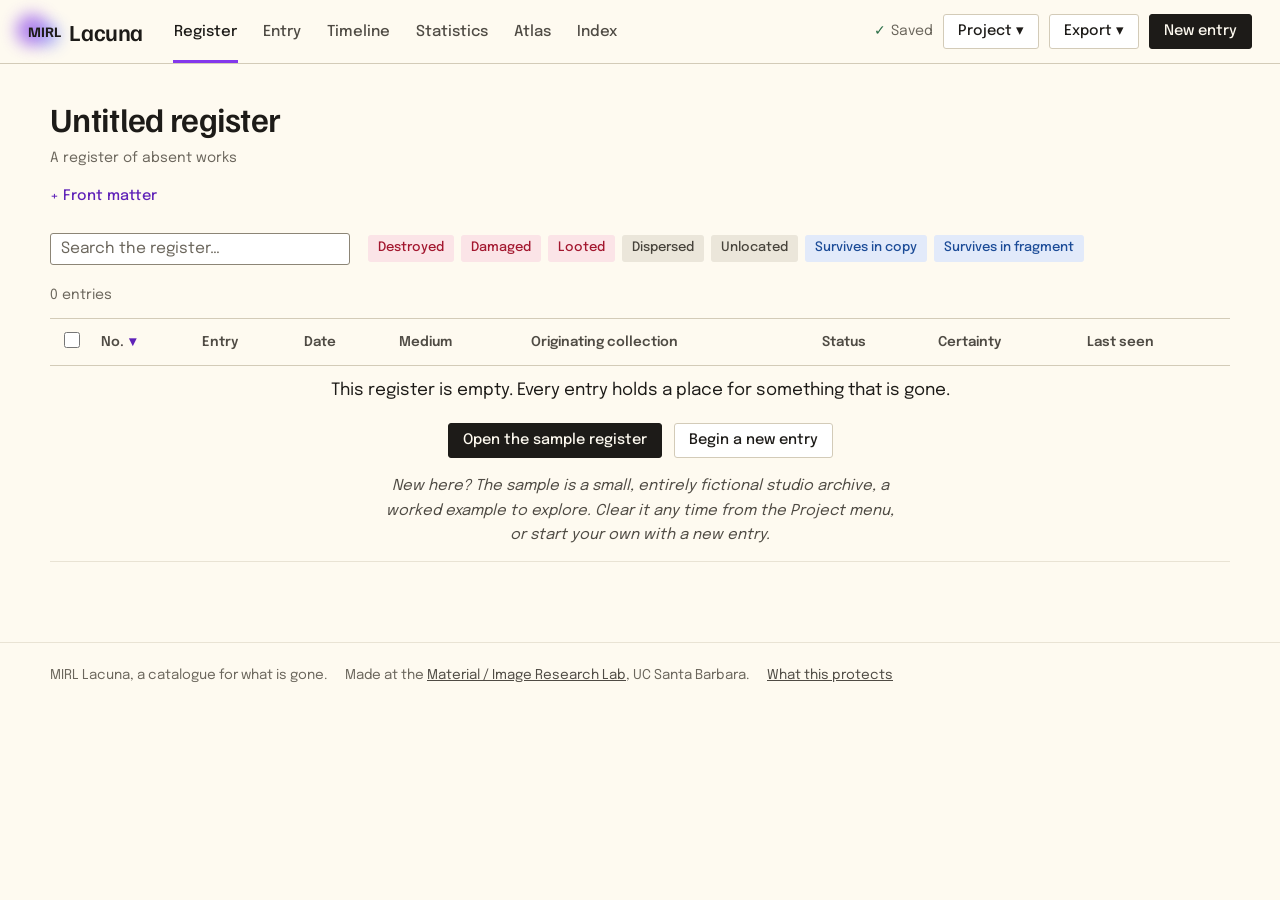
<file: index.html>
<!doctype html>
<html lang="en">
<head>
<meta charset="utf-8">
<meta name="viewport" content="width=device-width, initial-scale=1">
<title>MIRL Lacuna · a catalogue of an absent archive</title>
<meta name="description" content="A local-first catalogue for archives that no longer exist: destroyed, looted, dispersed, and unlocated works, recorded with evidence, consent states, and dignity. A no-build tool from the Material / Image Research Lab, UCSB.">
<link rel="stylesheet" href="css/style.css">
</head>
<body>

<a class="skip-link" href="#main">Skip to the register</a>

<nav class="folio" aria-label="MIRL Lacuna">
  <div class="brand" role="img" aria-label="MIRL Lacuna"><span class="bleed" aria-hidden="true"></span><b aria-hidden="true">MIRL</b><span class="tool" aria-hidden="true">Lacuna</span></div>
  <div class="views">
    <button class="view on" data-view="register">Register</button>
    <button class="view" data-view="entry">Entry</button>
    <button class="view" data-view="timeline">Timeline</button>
    <button class="view" data-view="statistics">Statistics</button>
    <button class="view" data-view="atlas">Atlas</button>
    <button class="view" data-view="index">Index</button>
  </div>
  <div class="tools">
    <span class="save-state" id="save-state" aria-live="polite" title="Your work autosaves in this browser"></span>
    <div class="menu-wrap">
      <button class="btn" id="project-btn">Project &#9662;</button>
      <div class="menu hidden" id="project-menu">
        <button data-act="save">Save project (.json)<small>your full working file; restricted evidence stays in it</small></button>
        <button data-act="open">Open project (.json)</button>
        <button data-act="disk" id="disk-item">Keep the file on disk<small>save continuously to a .json you choose, alongside the browser autosave</small></button>
        <button data-act="lock" id="lock-item">Lock this register<small>a passphrase encrypts the file at rest; exports stay plain</small></button>
        <button data-act="forget">Forget on this device<small>leave a shared machine clean: clear this browser's copy of the register</small></button>
        <hr>
        <button data-act="sources">Sources and narrators<small>the people the register rests on; aliases publish, identities never do</small></button>
        <hr>
        <button data-act="csv">Import entries (.csv)<small>an old inventory becomes draft entries, held back until published</small></button>
        <button data-act="merge">Merge a project (.json)<small>a colleague's register, reconciled entry by entry</small></button>
        <button data-act="fixity">Check evidence files<small>verify files against their recorded sha-256 fingerprints</small></button>
        <hr>
        <button data-act="new">New register<small>start empty</small></button>
        <button data-act="sample">Open the sample register<small>a fictional studio archive, for trying things</small></button>
        <hr>
        <button data-act="protects">What this protects<small>where your data lives, what the lock covers, and where it ends</small></button>
      </div>
    </div>
    <div class="menu-wrap">
      <button class="btn" id="export-btn">Export &#9662;</button>
      <div class="menu hidden" id="export-menu">
        <button data-act="aid">Finding aid (.html)<small>one self-contained page: register, notices, atlas</small></button>
        <button data-act="book">Print as a memorial book<small>a cover leaf, one notice per page, the register and index as appendices</small></button>
        <button data-act="notice">Notice for circulation (print)<small>the open entry as a one-page appeal: last seen, whom to tell</small></button>
        <button data-act="csv">Register as spreadsheet (.csv)</button>
        <button data-act="json">Public data (.json)</button>
        <button data-act="geojson">Places as GeoJSON (.geojson)<small>publishable located places, for QGIS or a web map</small></button>
        <hr>
        <button data-act="print">Print this view</button>
      </div>
    </div>
    <button class="btn primary" id="new-entry-btn" title="Open a new entry in the register">New entry</button>
  </div>
</nav>

<main id="main" tabindex="-1">
  <section class="view" id="view-register"></section>
  <section class="view hidden" id="view-entry"></section>
  <section class="view hidden" id="view-timeline"></section>
  <section class="view hidden" id="view-statistics"></section>
  <section class="view hidden" id="view-atlas"></section>
  <section class="view hidden" id="view-index"></section>
</main>

<footer class="app-foot"><div class="in">
  <span>MIRL Lacuna, a catalogue for what is gone.</span>
  <span>Made at the <a href="https://mirl.arthistory.ucsb.edu" target="_blank" rel="noopener">Material / Image Research Lab</a>, UC Santa Barbara.</span>
  <a href="protection.html">What this protects</a>
</div></footer>

<div class="toast" id="toast"></div>
<input type="file" id="file-input" class="sr">
<input type="file" id="project-input" accept="application/json,.json" class="sr">
<input type="file" id="csv-input" accept=".csv,text/csv" class="sr">
<input type="file" id="merge-input" accept="application/json,.json" class="sr">
<input type="file" id="fixity-input" multiple class="sr">

<script src="vendor/openseadragon.min.js"></script>
<script src="vendor/land.js"></script>
<script src="vendor/gazetteer.js"></script>
<script src="samples/sample-data.js"></script>
<script src="js/model.js"></script>
<script src="js/geocode.js"></script>
<script src="js/citation.js"></script>
<script src="js/register.js"></script>
<script src="js/record.js"></script>
<script src="js/timeline.js"></script>
<script src="js/stats.js"></script>
<script src="js/atlas.js"></script>
<script src="js/indexes.js"></script>
<script src="js/importers.js"></script>
<script src="js/exporters.js"></script>
<script src="js/app.js"></script>
</body>
</html>
</file>
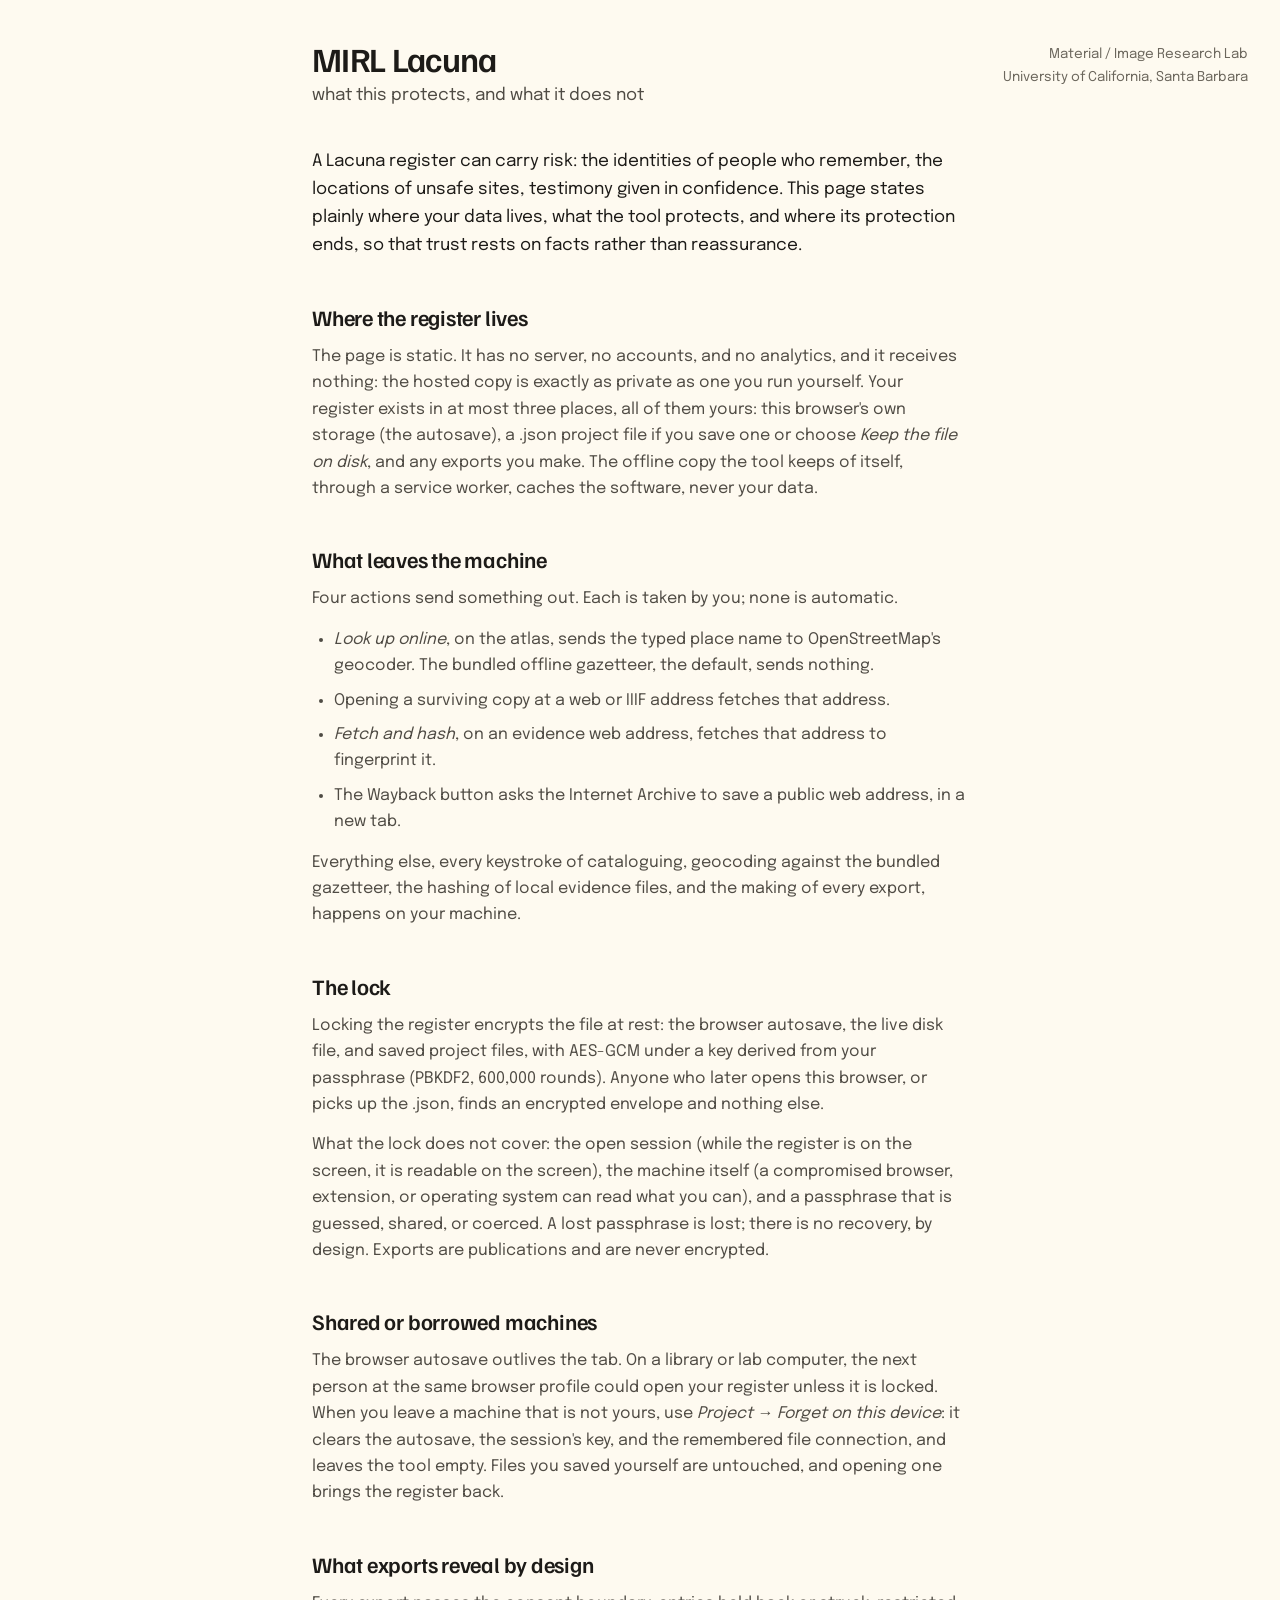
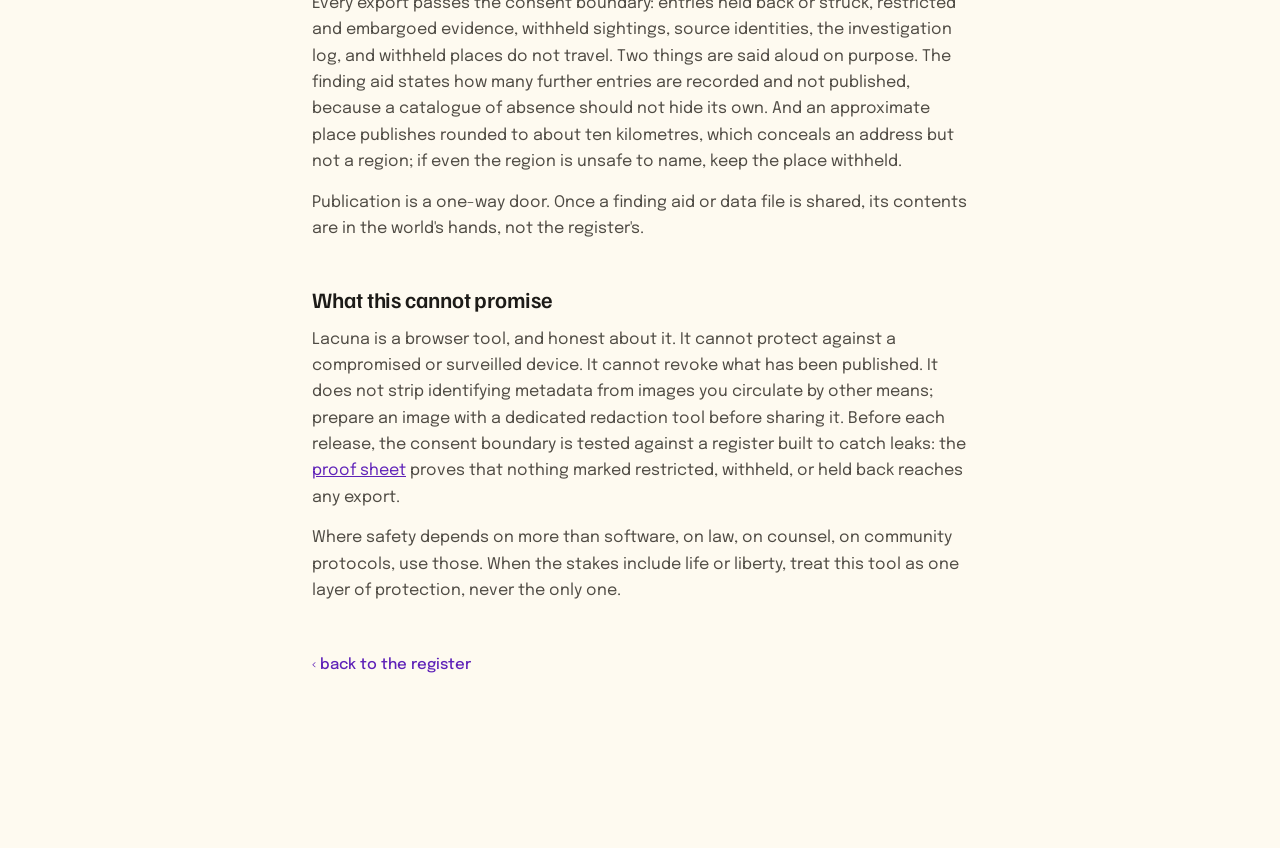
<file: protection.html>
<!doctype html>
<html lang="en">
<head>
<meta charset="utf-8">
<meta name="viewport" content="width=device-width, initial-scale=1">
<title>MIRL Lacuna · what this protects</title>
<meta name="description" content="Where a Lacuna register lives, what the passphrase lock covers, what leaves the machine, and where the tool's protection ends.">
<link rel="stylesheet" href="css/style.css">
<style>
  header.app .plate { max-width: 656px; }
  .prot { max-width: 720px; margin: 0 auto; padding: 32px 32px 90px; }
  .prot h2 { font-family: var(--display); font-weight: 600; font-size: 22px; letter-spacing: -0.01em; margin: 40px 0 10px; }
  .prot p { font-size: 16px; line-height: 1.65; color: var(--ink-2); margin: 0 0 14px; }
  .prot ul { margin: 0 0 14px; padding-left: 22px; }
  .prot li { font-size: 16px; line-height: 1.65; color: var(--ink-2); margin-bottom: 8px; }
  .prot .lede { font-size: 17px; color: var(--ink); }
  .prot a { color: var(--key-ink); }
  .prot .backline { margin-top: 50px; font-size: 15px; font-weight: 500; }
  .prot .backline a { color: var(--key-ink); text-decoration: none; }
  .prot .backline a:hover { text-decoration: underline; text-underline-offset: 3px; }
</style>
</head>
<body>

<header class="app">
  <div class="plate">
    <h1>MIRL&nbsp;Lacuna</h1>
    <span class="tag">what this protects, and what it does not</span>
  </div>
  <a class="lab" href="https://mirl.arthistory.ucsb.edu" target="_blank" rel="noopener">Material&nbsp;/&nbsp;Image Research Lab<span class="uni">University of California, Santa&nbsp;Barbara</span></a>
</header>

<main>
  <div class="prot">
    <p class="lede">A Lacuna register can carry risk: the identities of people who
    remember, the locations of unsafe sites, testimony given in confidence. This
    page states plainly where your data lives, what the tool protects, and where
    its protection ends, so that trust rests on facts rather than reassurance.</p>

    <h2>Where the register lives</h2>
    <p>The page is static. It has no server, no accounts, and no analytics, and
    it receives nothing: the hosted copy is exactly as private as one you run
    yourself. Your register exists in at most three places, all of them yours:
    this browser's own storage (the autosave), a .json project file if you save
    one or choose <em>Keep the file on disk</em>, and any exports you make. The
    offline copy the tool keeps of itself, through a service worker, caches the
    software, never your data.</p>

    <h2>What leaves the machine</h2>
    <p>Four actions send something out. Each is taken by you; none is automatic.</p>
    <ul>
      <li><em>Look up online</em>, on the atlas, sends the typed place name to
      OpenStreetMap's geocoder. The bundled offline gazetteer, the default,
      sends nothing.</li>
      <li>Opening a surviving copy at a web or IIIF address fetches that
      address.</li>
      <li><em>Fetch and hash</em>, on an evidence web address, fetches that
      address to fingerprint it.</li>
      <li>The Wayback button asks the Internet Archive to save a public web
      address, in a new tab.</li>
    </ul>
    <p>Everything else, every keystroke of cataloguing, geocoding against the
    bundled gazetteer, the hashing of local evidence files, and the making of
    every export, happens on your machine.</p>

    <h2>The lock</h2>
    <p>Locking the register encrypts the file at rest: the browser autosave,
    the live disk file, and saved project files, with AES-GCM under a key
    derived from your passphrase (PBKDF2, 600,000 rounds). Anyone who later
    opens this browser, or picks up the .json, finds an encrypted envelope and
    nothing else.</p>
    <p>What the lock does not cover: the open session (while the register is on
    the screen, it is readable on the screen), the machine itself (a compromised
    browser, extension, or operating system can read what you can), and a
    passphrase that is guessed, shared, or coerced. A lost passphrase is lost;
    there is no recovery, by design. Exports are publications and are never
    encrypted.</p>

    <h2>Shared or borrowed machines</h2>
    <p>The browser autosave outlives the tab. On a library or lab computer, the
    next person at the same browser profile could open your register unless it
    is locked. When you leave a machine that is not yours, use
    <em>Project&nbsp;→ Forget on this device</em>: it clears the autosave, the
    session's key, and the remembered file connection, and leaves the tool
    empty. Files you saved yourself are untouched, and opening one brings the
    register back.</p>

    <h2>What exports reveal by design</h2>
    <p>Every export passes the consent boundary: entries held back or struck,
    restricted and embargoed evidence, withheld sightings, source identities,
    the investigation log, and withheld places do not travel. Two things are
    said aloud on purpose. The finding aid states how many further entries are
    recorded and not published, because a catalogue of absence should not hide
    its own. And an approximate place publishes rounded to about ten
    kilometres, which conceals an address but not a region; if even the region
    is unsafe to name, keep the place withheld.</p>
    <p>Publication is a one-way door. Once a finding aid or data file is
    shared, its contents are in the world's hands, not the register's.</p>

    <h2>What this cannot promise</h2>
    <p>Lacuna is a browser tool, and honest about it. It cannot protect
    against a compromised or surveilled device. It cannot revoke what has been
    published. It does not strip identifying metadata from images you
    circulate by other means; prepare an image with a dedicated redaction tool
    before sharing it. Before each release, the consent boundary is tested
    against a register built to catch leaks: the
    <a href="tests.html">proof sheet</a> proves that nothing marked restricted,
    withheld, or held back reaches any export.</p>
    <p>Where safety depends on more than software, on law, on counsel, on
    community protocols, use those. When the stakes include life or liberty,
    treat this tool as one layer of protection, never the only one.</p>

    <div class="backline"><a href="index.html">‹ back to the register</a></div>
  </div>
</main>

</body>
</html>
</file>
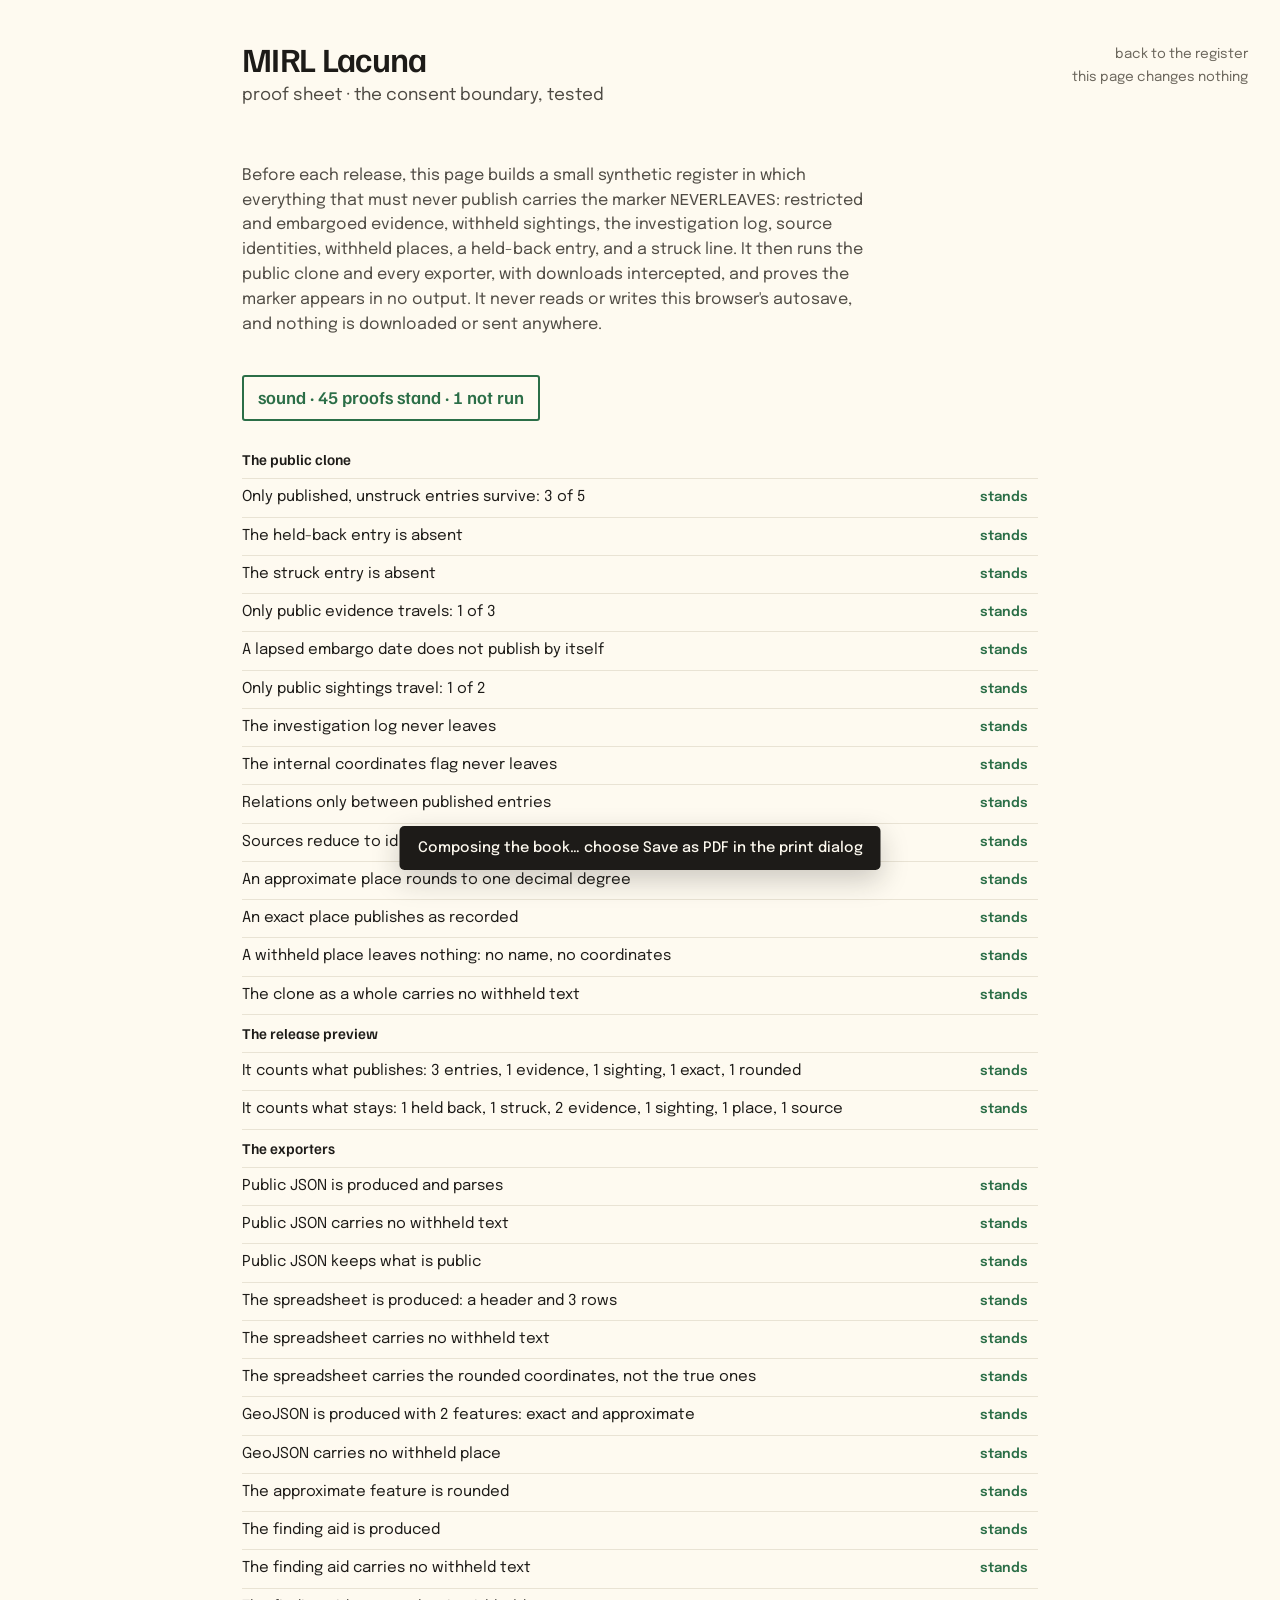
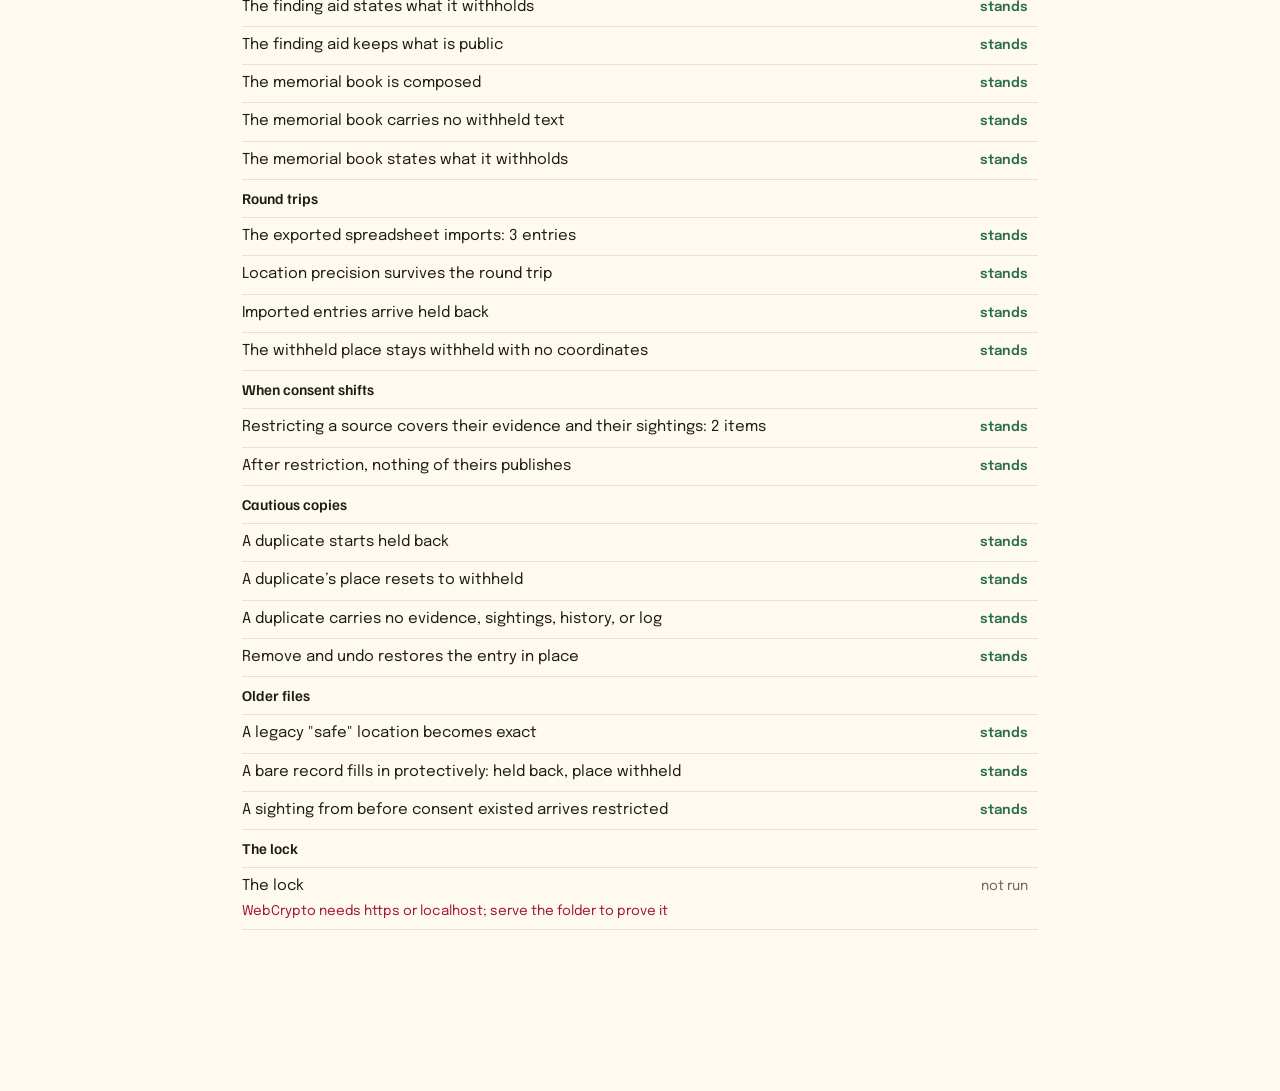
<file: tests.html>
<!doctype html>
<html lang="en">
<head>
<meta charset="utf-8">
<meta name="viewport" content="width=device-width, initial-scale=1">
<title>MIRL Lacuna · proof sheet</title>
<meta name="robots" content="noindex">
<link rel="stylesheet" href="css/style.css">
<style>
  header.app .plate { max-width: 796px; }
  .proof-sheet { max-width: 860px; margin: 0 auto; padding: 32px 32px 80px; }
  .proof-sheet h2 { font-family: var(--display); font-weight: 600; letter-spacing: -0.01em; margin: 34px 0 6px; font-size: 22px; }
  .proof-intro { color: var(--ink-2); max-width: 640px; }
  .verdict { display: inline-block; margin: 22px 0 6px; padding: 7px 14px; border: 2px solid var(--ok); border-radius: 3px; color: var(--ok); font-family: var(--display); font-size: 18px; font-weight: 600; }
  .verdict.bad { border-color: var(--loss); color: var(--loss); }
  table.proofs { width: 100%; border-collapse: collapse; margin-top: 14px; }
  table.proofs td { border-bottom: 1px solid var(--line, #ddd); padding: 7px 10px 7px 0; font-size: 15px; vertical-align: baseline; }
  table.proofs td.v { font-size: 13.5px; font-weight: 600; width: 74px; text-align: right; white-space: nowrap; }
  table.proofs td.v.ok { color: var(--ok); }
  table.proofs td.v.bad { color: var(--loss); }
  table.proofs td.v.skip { color: var(--ink-3); font-weight: 400; }
  table.proofs .detail { display: block; color: var(--loss); font-size: 13.5px; margin-top: 2px; }
  .proof-sect { font-family: var(--display); font-size: 17px; font-weight: 600; color: var(--ink); padding-top: 24px; }
</style>
</head>
<body>

<header class="app">
  <div class="plate">
    <h1>MIRL&nbsp;Lacuna</h1>
    <span class="tag">proof sheet · the consent boundary, tested</span>
  </div>
  <a class="lab" href="index.html">back to the register<span class="uni">this page changes nothing</span></a>
</header>

<main>
  <div class="proof-sheet">
    <p class="proof-intro">Before each release, this page builds a small synthetic
    register in which everything that must never publish carries the marker
    <code>NEVERLEAVES</code>: restricted and embargoed evidence, withheld
    sightings, the investigation log, source identities, withheld places, a
    held-back entry, and a struck line. It then runs the public clone and every
    exporter, with downloads intercepted, and proves the marker appears in no
    output. It never reads or writes this browser's autosave, and nothing is
    downloaded or sent anywhere.</p>
    <div id="verdict"></div>
    <div id="results"></div>
  </div>
</main>

<div class="toast" id="toast"></div>

<script src="vendor/land.js"></script>
<script src="js/model.js"></script>
<script src="js/citation.js"></script>
<script src="js/register.js"></script>
<script src="js/record.js"></script>
<script src="js/timeline.js"></script>
<script src="js/stats.js"></script>
<script src="js/atlas.js"></script>
<script src="js/indexes.js"></script>
<script src="js/importers.js"></script>
<script src="js/exporters.js"></script>
<script>
(async function () {
  'use strict';
  const NEEDLE = 'NEVERLEAVES';
  const results = [];
  let section = '';
  function sect(name) { section = name; results.push({ section: name }); }
  function assert(name, cond, detail) { results.push({ name, ok: !!cond, detail: cond ? '' : (detail || '') }); }
  function skip(name, why) { results.push({ name, skipped: true, detail: why }); }
  const clean = text => !String(text).includes(NEEDLE);

  /* ---------- the synthetic register ---------- */
  const FIXTURE = {
    format: 'mirl-lacuna', version: 1,
    project: {
      title: 'Invariant proofs', subtitle: '', compiler: 'The proof sheet',
      institution: '', contact: '', note: '', siglum: 'LAC',
      events: [{ id: 'evt-1', name: 'The fire', date: '1976-01-18', place: '', note: '' }],
      sources: [{ id: 'src-1', alias: 'the neighbour', name: NEEDLE + ' identity',
        contact: NEEDLE + ' contact', consent: NEEDLE + ' consent note', note: NEEDLE + ' source note' }],
    },
    records: [
      { id: 'LAC-0001', titles: [{ text: 'Portrait, published', lang: '' }], creator: 'A. Cataloguer',
        status: 'destroyed', certainty: 'attested', publish: true, eventId: 'evt-1',
        location: { place: 'Beirut, published exact', lat: 33.8886, lon: 35.4955, publish: 'exact' },
        _coordsManual: true,
        evidence: [
          { id: 'ev-pub', type: 'photograph', label: 'a public photograph', consent: 'public',
            note: 'public evidence note', sourceId: 'src-1' },
          { id: 'ev-res', type: 'testimony', label: NEEDLE + ' restricted testimony', consent: 'restricted',
            note: NEEDLE + ' restricted note', sourceId: 'src-1' },
          { id: 'ev-emb', type: 'document', label: NEEDLE + ' embargoed document', consent: 'embargoed',
            until: '2020-01-01', note: NEEDLE + ' a lapsed embargo is a prompt, not a switch' },
        ],
        sightings: [
          { id: 'si-pub', date: '2019-05-02', kind: 'seen', bearing: 'supports', place: 'Tripoli',
            note: 'a public sighting', consent: 'public', sourceId: 'src-1' },
          { id: 'si-res', date: '2021-11-30', kind: 'offered for sale', bearing: 'complicates',
            place: NEEDLE + ' place of report', note: NEEDLE + ' withheld sighting', consent: 'restricted' },
        ],
        log: [{ id: 'lg-1', date: '2024-02-14', note: NEEDLE + ' the investigation log' }],
        relations: [{ type: 'related', target: 'LAC-0002' }, { type: 'related', target: 'LAC-0003' },
          { type: 'related', target: 'LAC-0004' }] },
      { id: 'LAC-0002', titles: [{ text: NEEDLE + ' held back', lang: '' }], publish: false, status: 'looted' },
      { id: 'LAC-0003', titles: [{ text: NEEDLE + ' struck line', lang: '' }], publish: true, struck: true, status: 'unlocated' },
      { id: 'LAC-0004', titles: [{ text: 'Album, approximate place', lang: '' }], publish: true, status: 'dispersed',
        location: { place: 'A nearby town', lat: 34.123456, lon: 36.654321, publish: 'approximate' } },
      { id: 'LAC-0005', titles: [{ text: 'Ledger, place withheld', lang: '' }], publish: true, status: 'damaged',
        location: { place: NEEDLE + ' unsafe site', lat: 33.271, lon: 35.203, publish: 'withheld' } },
    ],
  };
  const loadFixture = () => LC.Model.loadData(JSON.parse(JSON.stringify(FIXTURE)));
  const near = (a, b) => typeof a === 'number' && Math.abs(a - b) < 1e-9;

  /* downloads are intercepted, never made; print is a no-op here */
  const captured = {};
  LC.util.download = () => {};
  LC.util.downloadText = (name, text) => { captured[name] = String(text); };
  window.print = () => {};

  try {
    /* ---------- the public clone ---------- */
    sect('The public clone');
    loadFixture();
    const pub = LC.Model.publicClone();
    const byId = id => (pub.records || []).find(r => r.id === id);
    assert('Only published, unstruck entries survive: 3 of 5',
      pub.records.length === 3 && byId('LAC-0001') && byId('LAC-0004') && byId('LAC-0005'),
      'got ' + pub.records.map(r => r.id).join(', '));
    assert('The held-back entry is absent', !byId('LAC-0002'));
    assert('The struck entry is absent', !byId('LAC-0003'));
    const r1 = byId('LAC-0001') || {};
    assert('Only public evidence travels: 1 of 3',
      (r1.evidence || []).length === 1 && r1.evidence[0].consent === 'public');
    assert('A lapsed embargo date does not publish by itself',
      !(r1.evidence || []).some(e => e.id === 'ev-emb'));
    assert('Only public sightings travel: 1 of 2',
      (r1.sightings || []).length === 1 && r1.sightings[0].consent === 'public');
    assert('The investigation log never leaves', (r1.log || []).length === 0);
    assert('The internal coordinates flag never leaves', !('_coordsManual' in r1));
    assert('Relations only between published entries',
      (r1.relations || []).length === 1 && r1.relations[0].target === 'LAC-0004');
    assert('Sources reduce to id and alias alone',
      (pub.project.sources || []).length === 1 &&
      Object.keys(pub.project.sources[0]).sort().join(',') === 'alias,id' &&
      pub.project.sources[0].alias === 'the neighbour');
    const r4 = byId('LAC-0004') || {}, r5 = byId('LAC-0005') || {};
    assert('An approximate place rounds to one decimal degree',
      r4.location && near(r4.location.lat, 34.1) && near(r4.location.lon, 36.7),
      'got ' + JSON.stringify(r4.location));
    assert('An exact place publishes as recorded',
      r1.location && near(r1.location.lat, 33.8886) && near(r1.location.lon, 35.4955));
    assert('A withheld place leaves nothing: no name, no coordinates',
      r5.location && r5.location.place === '' && r5.location.lat === null && r5.location.lon === null);
    assert('The clone as a whole carries no withheld text', clean(JSON.stringify(pub)));

    /* ---------- the release preview's account ---------- */
    sect('The release preview');
    const s = LC.Exporters.releaseSummary();
    assert('It counts what publishes: 3 entries, 1 evidence, 1 sighting, 1 exact, 1 rounded',
      s.total === 5 && s.publishing.entries === 3 && s.publishing.evidence === 1 &&
      s.publishing.sightings === 1 && s.publishing.placesExact === 1 && s.publishing.placesApprox === 1,
      JSON.stringify(s.publishing));
    assert('It counts what stays: 1 held back, 1 struck, 2 evidence, 1 sighting, 1 place, 1 source',
      s.withheld.heldBack === 1 && s.withheld.struck === 1 && s.withheld.evidence === 2 &&
      s.withheld.sightings === 1 && s.withheld.places === 1 && s.withheld.sources === 1,
      JSON.stringify(s.withheld));

    /* ---------- every exporter, swept for the marker ---------- */
    sect('The exporters');
    LC.Exporters.publicJSON();
    const js = captured['invariant-proofs-public.json'];
    assert('Public JSON is produced and parses', !!js && JSON.parse(js).format === 'mirl-lacuna');
    assert('Public JSON carries no withheld text', js && clean(js));
    assert('Public JSON keeps what is public', js && js.includes('public evidence note'));

    LC.Exporters.registerCSV();
    const csv = captured['invariant-proofs-register.csv'];
    const csvRows = csv ? csv.replace(/^\uFEFF/, '').trim().split('\n') : [];
    assert('The spreadsheet is produced: a header and 3 rows', csvRows.length === 4,
      'got ' + csvRows.length + ' lines');
    assert('The spreadsheet carries no withheld text', csv && clean(csv));
    assert('The spreadsheet carries the rounded coordinates, not the true ones',
      csv && csv.includes('34.1') && !csv.includes('34.123456'));

    LC.Exporters.geoJSON();
    const geo = captured['invariant-proofs-places.geojson'];
    const gj = geo ? JSON.parse(geo) : { features: [] };
    assert('GeoJSON is produced with 2 features: exact and approximate',
      gj.features.length === 2, 'got ' + gj.features.length);
    assert('GeoJSON carries no withheld place', geo && clean(geo) &&
      !gj.features.some(f => f.properties.precision === 'withheld'));
    const approxF = gj.features.find(f => f.properties.precision === 'approximate');
    assert('The approximate feature is rounded',
      approxF && near(approxF.geometry.coordinates[0], 36.7) && near(approxF.geometry.coordinates[1], 34.1));

    await LC.Exporters.findingAid();
    const aid = captured['invariant-proofs-finding-aid.html'];
    assert('The finding aid is produced', !!aid && aid.includes('<!doctype html>'));
    assert('The finding aid carries no withheld text', aid && clean(aid));
    assert('The finding aid states what it withholds',
      aid && aid.includes('1 further entry is'));
    assert('The finding aid keeps what is public', aid && aid.includes('a public photograph'));

    LC.Exporters.printBook();
    const bookEl = document.getElementById('book');
    const book = bookEl ? bookEl.innerHTML : '';
    assert('The memorial book is composed', book.includes('Invariant proofs'));
    assert('The memorial book carries no withheld text', clean(book));
    assert('The memorial book states what it withholds', book.includes('1 further entry is'));
    window.dispatchEvent(new Event('afterprint'));

    /* ---------- the decision round-trips ---------- */
    sect('Round trips');
    LC.Model.reset();
    LC.Importers.importCSV(csv || '');
    const imp = LC.state.records;
    assert('The exported spreadsheet imports: 3 entries', imp.length === 3);
    assert('Location precision survives the round trip',
      imp[0] && imp[0].location.publish === 'exact' &&
      imp[1] && imp[1].location.publish === 'approximate',
      imp.map(r => r.location.publish).join(', '));
    assert('Imported entries arrive held back', imp.every(r => !r.publish));
    assert('The withheld place stays withheld with no coordinates',
      imp[2] && imp[2].location.publish === 'withheld' && imp[2].location.lat === null);

    /* ---------- when consent shifts ---------- */
    sect('When consent shifts');
    loadFixture();
    const n = LC.Model.restrictSource('src-1', 'restricted');
    assert('Restricting a source covers their evidence and their sightings: 2 items', n === 2, 'got ' + n);
    const pub2 = LC.Model.publicClone();
    const r1b = pub2.records.find(r => r.id === 'LAC-0001') || {};
    assert('After restriction, nothing of theirs publishes',
      (r1b.evidence || []).length === 0 && (r1b.sightings || []).length === 0);

    /* ---------- cautious copies ---------- */
    sect('Cautious copies');
    loadFixture();
    const dup = LC.Model.duplicate('LAC-0001');
    assert('A duplicate starts held back', dup && !dup.publish);
    assert('A duplicate’s place resets to withheld', dup && dup.location.publish === 'withheld');
    assert('A duplicate carries no evidence, sightings, history, or log',
      dup && !dup.evidence.length && !dup.sightings.length && !dup.statusHistory.length && !dup.log.length);
    const idx = LC.Model.remove('LAC-0004');
    const gone = JSON.parse(JSON.stringify(FIXTURE.records[3]));
    LC.Model.reinsert(LC.Model.normalize(gone), idx);
    assert('Remove and undo restores the entry in place',
      LC.state.records[idx] && LC.state.records[idx].id === 'LAC-0004');

    /* ---------- older files load cleanly ---------- */
    sect('Older files');
    const legacy = LC.Model.normalize({ id: 'X-1', location: { safe: true, lat: 1, lon: 2 } });
    assert('A legacy "safe" location becomes exact', legacy.location.publish === 'exact' && !('safe' in legacy.location));
    const bare = LC.Model.normalize({ id: 'X-2' });
    assert('A bare record fills in protectively: held back, place withheld',
      !bare.publish && bare.location.publish === 'withheld' && Array.isArray(bare.sightings) && Array.isArray(bare.log));
    const oldSight = LC.Model.normalize({ id: 'X-3', sightings: [{ date: '2020-01-01', note: 'from before sightings had consent' }] });
    assert('A sighting from before consent existed arrives restricted',
      oldSight.sightings[0].consent === 'restricted');

    /* ---------- the lock ---------- */
    sect('The lock');
    if (window.crypto && crypto.subtle && (location.protocol === 'https:' || ['localhost', '127.0.0.1'].includes(location.hostname))) {
      const secret = NEEDLE + ' the plaintext register';
      await LC.Lock.set('a test passphrase');
      const envStr = await LC.Lock.seal(secret);
      const env = JSON.parse(envStr);
      assert('Sealing produces a locked envelope', LC.Lock.isEnvelope(env) && env.kdf.iterations === 600000);
      assert('The envelope carries no plaintext', clean(envStr));
      const back = await LC.Lock.unseal(env, 'a test passphrase');
      assert('The right passphrase opens it', back === secret);
      let refused = false;
      try { await LC.Lock.unseal(env, 'the wrong passphrase'); } catch (e) { refused = true; }
      assert('The wrong passphrase does not', refused);
      LC.Lock.remove();
    } else {
      skip('The lock', 'WebCrypto needs https or localhost; serve the folder to prove it');
    }
  } catch (e) {
    results.push({ name: 'The proofs themselves ran to the end', ok: false, detail: String(e && e.stack || e) });
  }

  /* ---------- the ledger ---------- */
  const box = document.getElementById('results');
  const table = document.createElement('table');
  table.className = 'proofs';
  let passed = 0, failed = 0, skipped = 0;
  results.forEach(r => {
    const tr = document.createElement('tr');
    if (r.section) {
      const td = document.createElement('td');
      td.colSpan = 2; td.className = 'proof-sect'; td.textContent = r.section;
      tr.append(td);
    } else {
      const name = document.createElement('td');
      name.textContent = r.name;
      const v = document.createElement('td');
      if (r.skipped) { skipped++; v.className = 'v skip'; v.textContent = 'not run'; }
      else if (r.ok) { passed++; v.className = 'v ok'; v.textContent = 'stands'; }
      else { failed++; v.className = 'v bad'; v.textContent = 'FAILS'; }
      if (r.detail) {
        const d = document.createElement('span');
        d.className = 'detail'; d.textContent = r.detail;
        name.append(d);
      }
      tr.append(name, v);
    }
    table.append(tr);
  });
  const verdict = document.getElementById('verdict');
  const stamp = document.createElement('div');
  stamp.className = 'verdict' + (failed ? ' bad' : '');
  stamp.textContent = failed
    ? failed + (failed === 1 ? ' proof fails' : ' proofs fail') + ' · do not release'
    : 'sound · ' + passed + ' proofs stand' + (skipped ? ' · ' + skipped + ' not run' : '');
  verdict.append(stamp);
  box.append(table);
  document.title = (failed ? 'FAULTED · ' : 'sound · ') + 'MIRL Lacuna proof sheet';
})();
</script>
</body>
</html>
</file>
<file: css/style.css>
/* MIRL Lacuna · a catalogue of an absent archive. No framework, no build.

   Design: the Material / Image Research Lab's own identity, shared with the
   lab site and every MIRL tool. Paper white and near-black ink; Familjen
   Grotesk for names and headings, Epilogue for everything you read and
   operate; IBM Plex Mono only where characters must line up (hashes,
   coordinates). Each tool takes one of the four Risograph colours of the
   MIRL mark as its key: Lacuna's is violet, used for the mark, the current
   view, and links. Status colours are separate and carry meaning: losses
   in red, the unresolved in grey, what survives in blue. Labels are plain
   words in sentence case, and every text colour passes 4.5 to 1. All fonts
   are vendored in fonts/ (SIL Open Font License; texts alongside). */

@font-face { font-family: "Familjen Grotesk"; src: url("../fonts/familjen-grotesk-latin-500-normal.woff2") format("woff2"); font-weight: 500; font-style: normal; font-display: swap; unicode-range: U+0000-00FF,U+0131,U+0152-0153,U+02BB-02BC,U+02C6,U+02DA,U+02DC,U+0304,U+0308,U+0329,U+2000-206F,U+20AC,U+2122,U+2191,U+2193,U+2212,U+2215,U+FEFF,U+FFFD; }
@font-face { font-family: "Familjen Grotesk"; src: url("../fonts/familjen-grotesk-latin-ext-500-normal.woff2") format("woff2"); font-weight: 500; font-style: normal; font-display: swap; unicode-range: U+0100-02BA,U+02BD-02C5,U+02C7-02CC,U+02CE-02D7,U+02DD-02FF,U+0304,U+0308,U+0329,U+1D00-1DBF,U+1E00-1E9F,U+1EF2-1EFF,U+2020,U+20A0-20AB,U+20AD-20C0,U+2113,U+2C60-2C7F,U+A720-A7FF; }
@font-face { font-family: "Familjen Grotesk"; src: url("../fonts/familjen-grotesk-latin-600-normal.woff2") format("woff2"); font-weight: 600; font-style: normal; font-display: swap; unicode-range: U+0000-00FF,U+0131,U+0152-0153,U+02BB-02BC,U+02C6,U+02DA,U+02DC,U+0304,U+0308,U+0329,U+2000-206F,U+20AC,U+2122,U+2191,U+2193,U+2212,U+2215,U+FEFF,U+FFFD; }
@font-face { font-family: "Familjen Grotesk"; src: url("../fonts/familjen-grotesk-latin-ext-600-normal.woff2") format("woff2"); font-weight: 600; font-style: normal; font-display: swap; unicode-range: U+0100-02BA,U+02BD-02C5,U+02C7-02CC,U+02CE-02D7,U+02DD-02FF,U+0304,U+0308,U+0329,U+1D00-1DBF,U+1E00-1E9F,U+1EF2-1EFF,U+2020,U+20A0-20AB,U+20AD-20C0,U+2113,U+2C60-2C7F,U+A720-A7FF; }
@font-face { font-family: "Familjen Grotesk"; src: url("../fonts/familjen-grotesk-latin-700-normal.woff2") format("woff2"); font-weight: 700; font-style: normal; font-display: swap; unicode-range: U+0000-00FF,U+0131,U+0152-0153,U+02BB-02BC,U+02C6,U+02DA,U+02DC,U+0304,U+0308,U+0329,U+2000-206F,U+20AC,U+2122,U+2191,U+2193,U+2212,U+2215,U+FEFF,U+FFFD; }
@font-face { font-family: "Familjen Grotesk"; src: url("../fonts/familjen-grotesk-latin-ext-700-normal.woff2") format("woff2"); font-weight: 700; font-style: normal; font-display: swap; unicode-range: U+0100-02BA,U+02BD-02C5,U+02C7-02CC,U+02CE-02D7,U+02DD-02FF,U+0304,U+0308,U+0329,U+1D00-1DBF,U+1E00-1E9F,U+1EF2-1EFF,U+2020,U+20A0-20AB,U+20AD-20C0,U+2113,U+2C60-2C7F,U+A720-A7FF; }
@font-face { font-family: "Epilogue"; src: url("../fonts/epilogue-latin-400-normal.woff2") format("woff2"); font-weight: 400; font-style: normal; font-display: swap; unicode-range: U+0000-00FF,U+0131,U+0152-0153,U+02BB-02BC,U+02C6,U+02DA,U+02DC,U+0304,U+0308,U+0329,U+2000-206F,U+20AC,U+2122,U+2191,U+2193,U+2212,U+2215,U+FEFF,U+FFFD; }
@font-face { font-family: "Epilogue"; src: url("../fonts/epilogue-latin-ext-400-normal.woff2") format("woff2"); font-weight: 400; font-style: normal; font-display: swap; unicode-range: U+0100-02BA,U+02BD-02C5,U+02C7-02CC,U+02CE-02D7,U+02DD-02FF,U+0304,U+0308,U+0329,U+1D00-1DBF,U+1E00-1E9F,U+1EF2-1EFF,U+2020,U+20A0-20AB,U+20AD-20C0,U+2113,U+2C60-2C7F,U+A720-A7FF; }
@font-face { font-family: "Epilogue"; src: url("../fonts/epilogue-latin-500-normal.woff2") format("woff2"); font-weight: 500; font-style: normal; font-display: swap; unicode-range: U+0000-00FF,U+0131,U+0152-0153,U+02BB-02BC,U+02C6,U+02DA,U+02DC,U+0304,U+0308,U+0329,U+2000-206F,U+20AC,U+2122,U+2191,U+2193,U+2212,U+2215,U+FEFF,U+FFFD; }
@font-face { font-family: "Epilogue"; src: url("../fonts/epilogue-latin-ext-500-normal.woff2") format("woff2"); font-weight: 500; font-style: normal; font-display: swap; unicode-range: U+0100-02BA,U+02BD-02C5,U+02C7-02CC,U+02CE-02D7,U+02DD-02FF,U+0304,U+0308,U+0329,U+1D00-1DBF,U+1E00-1E9F,U+1EF2-1EFF,U+2020,U+20A0-20AB,U+20AD-20C0,U+2113,U+2C60-2C7F,U+A720-A7FF; }
@font-face { font-family: "Epilogue"; src: url("../fonts/epilogue-latin-600-normal.woff2") format("woff2"); font-weight: 600; font-style: normal; font-display: swap; unicode-range: U+0000-00FF,U+0131,U+0152-0153,U+02BB-02BC,U+02C6,U+02DA,U+02DC,U+0304,U+0308,U+0329,U+2000-206F,U+20AC,U+2122,U+2191,U+2193,U+2212,U+2215,U+FEFF,U+FFFD; }
@font-face { font-family: "Epilogue"; src: url("../fonts/epilogue-latin-ext-600-normal.woff2") format("woff2"); font-weight: 600; font-style: normal; font-display: swap; unicode-range: U+0100-02BA,U+02BD-02C5,U+02C7-02CC,U+02CE-02D7,U+02DD-02FF,U+0304,U+0308,U+0329,U+1D00-1DBF,U+1E00-1E9F,U+1EF2-1EFF,U+2020,U+20A0-20AB,U+20AD-20C0,U+2113,U+2C60-2C7F,U+A720-A7FF; }
@font-face { font-family: "Plex Mono"; src: url("../fonts/ibm-plex-mono-latin-400-normal.woff2") format("woff2"); font-weight: 400; font-style: normal; font-display: swap; }
@font-face { font-family: "Plex Mono"; src: url("../fonts/ibm-plex-mono-latin-500-normal.woff2") format("woff2"); font-weight: 500; font-style: normal; font-display: swap; }
@font-face { font-family: "Naskh"; src: url("../fonts/noto-naskh-arabic-arabic-400-normal.woff2") format("woff2"); font-weight: 400; font-style: normal; font-display: swap; }
@font-face { font-family: "Naskh"; src: url("../fonts/noto-naskh-arabic-arabic-600-normal.woff2") format("woff2"); font-weight: 600; font-style: normal; font-display: swap; }

:root {
  --sans: "Epilogue", "Naskh", "Helvetica Neue", Arial, sans-serif;
  --display: "Familjen Grotesk", "Epilogue", "Helvetica Neue", Arial, sans-serif;
  --mono: "Plex Mono", "SF Mono", Menlo, Consolas, monospace;
  --arabic: "Naskh", "Geeza Pro", "Al Bayan", serif;
  --serif: var(--sans);   /* kept as a name; older inline styles use it */

  --bg: #fefaf0;          /* MIRL's paper */
  --surface: #ffffff;     /* fields, menus, dialogs */
  --mat: #f1ecdf;         /* mount behind images and the atlas sea */
  --ink: #1d1b18;
  --ink-2: #4f4b44;       /* secondary text, 8.3:1 on paper */
  --ink-3: #6b665c;       /* quiet text, 5.5:1 on paper */
  --line: #e9e3d4;        /* hairline */
  --line-2: #d3cbb8;      /* stronger rule */
  --field: #8c8576;       /* the edge of a field, 3.5:1 on paper (WCAG 1.4.11) */
  --soft: #f5f0e3;        /* hover wash */

  --key: #8338ec;         /* Lacuna's Risograph key: violet */
  --key-2: #3d5afe;       /* its second pigment, for the mark only */
  --key-ink: #5f22b8;     /* the key as text and links, 8.4:1 */
  --key-wash: #f1e9fd;

  --loss: #a3172f;   --loss-bg: #fbe4e7;   /* destroyed, damaged, looted */
  --open: #47433b;   --open-bg: #ebe6da;   /* dispersed, unlocated */
  --surv: #1b4b97;   --surv-bg: #e2eafa;   /* survives in copy or fragment */
  --ok: #2b6e47;

  /* older names, still used by inline styles in the code */
  --stamp: var(--loss);
  --blue: var(--surv);
  --grey: var(--open);
  --accent: var(--key);
  --radius: 3px;
}

* { box-sizing: border-box; }

html { background: var(--bg); scroll-padding-top: 84px; /* room for the sticky bar */ }
body {
  margin: 0; background: var(--bg); color: var(--ink);
  font-family: var(--sans); font-size: 16px; line-height: 1.55;
  -webkit-font-smoothing: antialiased; text-rendering: optimizeLegibility;
}

.label { font-family: var(--sans); color: var(--ink-3); font-size: 13.5px; font-weight: 500; }

/* Arabic and other right-to-left text: naskh, with the taller leading it needs */
[dir="rtl"], .rtl { font-family: var(--arabic); line-height: 1.9; }

/* ---- a document's title block (the finding aid and the printed book) ---- */
header.app { position: relative; padding: 40px 32px 6px; }
header.app .plate { display: block; max-width: 1180px; margin: 0 auto; }
header.app h1 { font-family: var(--display); font-size: 34px; margin: 0; font-weight: 600; letter-spacing: -0.02em; line-height: 1.1; text-wrap: balance; }
header.app .tag { display: block; margin-top: 6px; color: var(--ink-2); font-size: 17px; }
header.app a.lab { position: absolute; right: 32px; top: 44px; text-align: right; color: var(--ink-3); text-decoration: none; font-size: 13.5px; }
header.app a.lab .uni { display: block; margin-top: 2px; }
header.app a.lab:hover { color: var(--ink); }

/* ---- the tool bar: mark, views, and actions in one sticky line ---- */
nav.folio {
  position: sticky; top: 0; z-index: 40;
  display: flex; align-items: stretch; gap: 30px;
  height: 64px; padding: 0 28px; background: var(--bg);
  border-bottom: 1px solid var(--line-2);
}
nav.folio .brand { position: relative; isolation: isolate; display: flex; align-items: center; gap: 9px; flex: none; color: var(--ink); text-decoration: none; }
nav.folio .brand .bleed { position: absolute; z-index: -1; left: -14px; top: 50%; width: 50px; height: 44px; transform: translateY(-50%); pointer-events: none; }
nav.folio .brand .bleed::before, nav.folio .brand .bleed::after { content: ""; position: absolute; border-radius: 50%; filter: blur(8px); }
nav.folio .brand .bleed::before { width: 32px; height: 32px; left: 2px; top: 4px; background: var(--key); opacity: .6; }
nav.folio .brand .bleed::after { width: 22px; height: 22px; left: 24px; top: 14px; background: var(--key-2); opacity: .38; }
nav.folio .brand b { font-family: var(--display); font-weight: 700; font-size: 14.5px; letter-spacing: -0.01em; }
nav.folio .brand span.tool { font-family: var(--display); font-weight: 600; font-size: 23px; letter-spacing: -0.02em; line-height: 1; }
nav.folio .views { display: flex; gap: 24px; }
nav.folio button.view {
  display: flex; align-items: center; border: 0; background: none; padding: 3px 1px 0; cursor: pointer;
  font-family: var(--sans); font-size: 15px; font-weight: 500; color: var(--ink-2);
  border-bottom: 3px solid transparent;
}
nav.folio button.view .fol { display: none; }
nav.folio button.view:hover:not(:disabled) { color: var(--ink); }
nav.folio button.view.on { color: var(--ink); border-bottom-color: var(--key); }
nav.folio button.view:disabled { opacity: .45; cursor: default; }
nav.folio .tools { margin-left: auto; display: flex; gap: 10px; align-items: center; }
nav.folio .tools .btn { white-space: nowrap; }
/* in a published document the tabs line up with the text column */
nav.folio.doc { height: 52px; padding: 0 max(32px, calc((100% - 1180px) / 2)); }

/* buttons: one filled primary action, outlined secondary ones */
button.btn {
  font-family: var(--sans); font-size: 14.5px; font-weight: 500; line-height: 1.2;
  color: var(--ink); border: 1px solid var(--line-2); border-radius: var(--radius);
  padding: 8px 14px; background: var(--surface); cursor: pointer;
}
button.btn:hover:not(:disabled) { border-color: var(--ink-3); background: var(--soft); }
button.btn:disabled { opacity: .45; cursor: default; }
button.btn.quiet { border-color: transparent; background: transparent; color: var(--ink-2); padding: 8px 8px; }
button.btn.quiet:hover:not(:disabled) { background: transparent; color: var(--ink); text-decoration: underline; text-underline-offset: 3px; }
button.btn.danger { color: var(--loss); border-color: #e2a9b2; }
button.btn.danger:hover:not(:disabled) { background: var(--loss); border-color: var(--loss); color: #fff; }
button.btn.primary { background: var(--ink); border-color: var(--ink); color: var(--bg); }
button.btn.primary:hover:not(:disabled) { background: #3a362f; border-color: #3a362f; }

/* text-sized actions inside entries */
button.act {
  border: 0; background: none; cursor: pointer; padding: 0;
  font-family: var(--sans); font-size: 14px; font-weight: 500; color: var(--key-ink);
}
button.act:hover { text-decoration: underline; text-underline-offset: 3px; }

select, input[type="text"], input[type="url"], input[type="number"], input[type="date"], input[type="password"], input[type="search"], textarea {
  font-family: var(--sans); font-size: 15.5px; color: var(--ink);
  background: var(--surface); border: 1px solid var(--field);
  border-radius: var(--radius); padding: 7px 10px; max-width: 100%;
}
select:focus, input:focus, textarea:focus { border-color: var(--key); outline: none; box-shadow: 0 0 0 1px var(--key); }
/* a visible focus ring for keyboard users everywhere, none for mouse clicks */
:focus-visible { outline: 2px solid var(--key-ink); outline-offset: 2px; }
button:focus:not(:focus-visible), a:focus:not(:focus-visible), [tabindex]:focus:not(:focus-visible) { outline: none; }
/* skip link: hidden until a keyboard user tabs to it */
.skip-link {
  position: absolute; left: -9999px; top: 8px; z-index: 300;
  background: var(--surface); color: var(--ink); border: 1px solid var(--ink); border-radius: var(--radius);
  padding: 8px 14px; font-family: var(--sans); font-size: 14.5px; font-weight: 500; text-decoration: none;
}
.skip-link:focus { left: 12px; }
main:focus { outline: none; }
input::placeholder, textarea::placeholder { color: var(--ink-3); }
textarea { width: 100%; resize: vertical; line-height: 1.6; }
label.inline { display: inline-flex; align-items: center; gap: 9px; font-size: 15px; color: var(--ink-2); }
input[type="checkbox"], input[type="radio"] { accent-color: var(--key); width: 16px; height: 16px; }

.menu-wrap { position: relative; }
.menu {
  position: absolute; right: 0; top: calc(100% + 8px); z-index: 60;
  background: var(--surface); border: 1px solid var(--line-2); border-radius: 5px;
  min-width: 320px; padding: 6px;
  box-shadow: 0 10px 28px rgba(29, 27, 24, .14);
}
.menu.hidden { display: none; }
.menu button {
  display: block; width: 100%; text-align: left; background: transparent; border: 0; border-radius: var(--radius);
  color: var(--ink); padding: 9px 11px; font-family: var(--sans); font-size: 15px; font-weight: 500; cursor: pointer;
}
.menu button:hover { background: var(--soft); }
.menu button small { display: block; font-size: 13.5px; font-weight: 400; color: var(--ink-3); margin-top: 1px; }
.menu hr { border: 0; border-top: 1px solid var(--line); margin: 5px 4px; }

/* ---- the page body ---- */
main { display: block; padding: 0 32px 80px; }
.sheet { max-width: 1180px; margin: 0 auto; }
.sheet.narrow { max-width: 860px; }
section.view.hidden { display: none; }

h2.head { font-family: var(--display); font-size: 27px; font-weight: 600; letter-spacing: -0.015em; margin: 40px 0 6px; text-wrap: balance; }
.subhead { color: var(--ink-2); font-size: 16.5px; margin: 0 0 24px; }
.hint { color: var(--ink-2); font-size: 15px; line-height: 1.65; }
.hint b, .hint strong { color: var(--ink); font-weight: 600; }
.hint code { font-family: var(--mono); font-size: 13px; background: var(--soft); padding: 1px 5px; border-radius: 2px; color: var(--ink); }

/* ---- status tags: colour and words together ---- */
.mark {
  display: inline-block; font-family: var(--sans); font-size: 13px; font-weight: 500; line-height: 1.25;
  padding: 3px 8px; border: 1px solid transparent; border-radius: var(--radius); white-space: nowrap;
}
/* the status classes colour text anywhere (tally marks, bars); only a tag gets the tint */
.st-destroyed, .st-looted, .st-damaged { color: var(--loss); }
.st-dispersed, .st-unlocated { color: var(--open); }
.st-copy, .st-fragment { color: var(--surv); }
.mark.st-destroyed, .mark.st-looted, .mark.st-damaged { background: var(--loss-bg); }
.mark.st-dispersed, .mark.st-unlocated { background: var(--open-bg); }
.mark.st-copy, .mark.st-fragment { background: var(--surv-bg); }

/* interactive tags (filters, the status chooser) */
button.mark { cursor: pointer; }
button.mark:hover { border-color: currentColor; }
button.mark.on.st-destroyed, button.mark.on.st-looted, button.mark.on.st-damaged { background: var(--loss); color: #fff; }
button.mark.on.st-dispersed, button.mark.on.st-unlocated { background: var(--open); color: #fff; }
button.mark.on.st-copy, button.mark.on.st-fragment { background: var(--surv); color: #fff; }

/* certainty: a filled, half, or open point */
.cert { color: var(--ink-2); white-space: nowrap; }
.cert .pt { font-family: var(--mono); color: var(--ink-3); margin-right: 4px; }

/* ---- front matter (the project block) ---- */
.frontmatter { margin: 36px 0 8px; }
.frontmatter .fm-title { font-family: var(--display); font-size: 34px; font-weight: 600; letter-spacing: -0.02em; line-height: 1.12; margin: 0; text-wrap: balance; }
.frontmatter .fm-sub { color: var(--ink-2); font-size: 17px; margin: 6px 0 0; }
.frontmatter .fm-line { font-size: 14px; color: var(--ink-3); margin-top: 10px; }
.frontmatter details { margin-top: 14px; }
.frontmatter summary {
  cursor: pointer; list-style: none; display: inline-block;
  font-size: 14.5px; font-weight: 500; color: var(--key-ink);
}
.frontmatter summary::-webkit-details-marker { display: none; }
.frontmatter summary::before { content: "+ "; }
.frontmatter details[open] summary::before { content: "\2212 "; }
.frontmatter summary:hover { text-decoration: underline; text-underline-offset: 3px; }
.frontmatter .fm-form { padding: 18px 0 6px; border-bottom: 1px solid var(--line); max-width: 760px; }

/* ---- the register ---- */
.filterline {
  display: flex; align-items: center; gap: 10px 18px; flex-wrap: wrap;
  margin: 24px 0 0; padding-bottom: 14px;
}
.filterline input[type="text"] { width: 300px; }
.filterline .marks { display: flex; gap: 7px; flex-wrap: wrap; }
.filterline button.mark { font-size: 13px; padding: 4px 9px; }
.countline { font-size: 14px; color: var(--ink-3); font-variant-numeric: tabular-nums; margin: 6px 0 12px; }

table.register { width: 100%; border-collapse: collapse; border-top: 1px solid var(--line-2); }
table.register th {
  font-family: var(--sans); font-size: 13.5px; font-weight: 600; color: var(--ink-2);
  text-align: left; padding: 10px 12px; border-bottom: 1px solid var(--line-2);
  white-space: nowrap; cursor: pointer; user-select: none;
}
table.register th:hover { color: var(--ink); }
table.register th .dir { color: var(--key-ink); margin-left: 5px; }
table.register td {
  padding: 12px 12px 13px; border-bottom: 1px solid var(--line); vertical-align: baseline;
  font-size: 15.5px; color: var(--ink-2);
}
table.register tr.entry { cursor: pointer; }
table.register tr.entry:hover td { background: var(--soft); }
table.register td.no { font-size: 14.5px; font-weight: 500; color: var(--key-ink); font-variant-numeric: tabular-nums; }
/* the number never breaks; a held-back tag may drop beneath it when the table is tight */
table.register td.no .entry-link { white-space: nowrap; }
table.register td.title { color: var(--ink); font-size: 16px; min-width: 230px; }
table.register td.title .t { font-weight: 500; }
table.register td.title .t2 { color: var(--ink-2); font-size: 15.5px; display: inline-block; margin-left: 10px; }
table.register td.title .by { display: block; color: var(--ink-2); font-size: 14.5px; margin-top: 1px; }

/* a struck entry: cancelled, never erased */
table.register tr.entry.struck td, table.register tr.entry.struck td.title { color: var(--ink-3); }
table.register tr.entry.struck td.title .t,
table.register tr.entry.struck td.title .t2,
table.register tr.entry.struck td.title .by {
  color: var(--ink-3);
  text-decoration: line-through;
  text-decoration-color: var(--loss);
  text-decoration-thickness: 1px;
}
table.register tr.entry.struck .mark, table.register tr.entry.struck .cert { opacity: .5; }
.struck-flag { display: block; margin-top: 3px; font-size: 12.5px; font-weight: 600; color: var(--loss); }
.held-flag {
  display: inline-block; margin-top: 4px; font-size: 12.5px; color: var(--ink-2);
  border: 1px dashed var(--line-2); border-radius: var(--radius); padding: 0 6px;
}
table.register td.mono { font-size: 15px; color: var(--ink-2); font-variant-numeric: tabular-nums; white-space: nowrap; }
table.register td .mark { font-size: 12.5px; padding: 2px 7px; }
.register-empty { border-bottom: 1px solid var(--line); padding: 56px 20px; text-align: center; color: var(--ink-2); }
.register-empty .actions { margin-top: 18px; display: flex; gap: 12px; justify-content: center; }

/* ---- the record page: one entry, set out plainly ---- */
.tombstone-wrap { margin: 36px auto 0; max-width: 860px; }
.tombstone { border: 1px solid var(--line-2); border-radius: 5px; background: var(--surface); }
.tombstone .inner { padding: 34px 44px 38px; }
.tombstone .ts-top { display: flex; align-items: flex-start; justify-content: space-between; gap: 18px; margin-bottom: 18px; }
.tombstone .ts-no { font-size: 14.5px; font-weight: 500; color: var(--key-ink); padding-top: 4px; font-variant-numeric: tabular-nums; }
.tombstone .ts-stamp { display: flex; flex-direction: column; align-items: flex-end; gap: 8px; }
.tombstone .ts-stamp .mark { font-size: 14px; padding: 4px 10px; }
.st-struck { color: var(--ink-2); }
.mark.st-struck { background: var(--open-bg); }
.tombstone h2.ts-title { font-family: var(--display); font-size: 32px; font-weight: 600; letter-spacing: -0.02em; margin: 0 0 2px; line-height: 1.15; text-wrap: balance; }
.tombstone .ts-title-alt { font-size: 23px; color: var(--ink); margin: 6px 0 0; }
.tombstone .ts-vital { color: var(--ink-2); font-size: 16.5px; margin: 10px 0 0; }
.tombstone .ts-rule { border: 0; border-top: 1px solid var(--line); margin: 24px 0; }
.tombstone .ts-fields { margin: 0; }
.tombstone .ts-row { display: flex; gap: 20px; padding: 7px 0; border-bottom: 1px solid var(--line); }
.tombstone .ts-row:last-child { border-bottom: 0; }
.tombstone .ts-row dt { flex: 0 0 190px; font-size: 14px; font-weight: 500; color: var(--ink-3); padding-top: 2px; }
.tombstone .ts-row dd { margin: 0; flex: 1; font-size: 16px; color: var(--ink); }
.tombstone .ts-row dd .cert { font-size: 15px; }
.tombstone .ts-note { max-width: 66ch; margin: 24px 0 0; font-size: 16.5px; line-height: 1.7; }
.tombstone .ts-note p { margin: 0 0 14px; }
.tombstone .ts-tags { margin-top: 18px; font-size: 14px; color: var(--ink-3); }
.tombstone .ts-sect { margin-top: 32px; }
.tombstone .ts-sect h3 {
  font-family: var(--display); font-size: 19px; font-weight: 600; letter-spacing: -0.01em;
  color: var(--ink); margin: 0 0 4px; padding-bottom: 8px; border-bottom: 1px solid var(--line-2);
}
.tombstone .ts-sect .none { color: var(--ink-3); font-size: 15px; padding: 10px 0 0; }

/* evidence and copies */
.ev-table { width: 100%; border-collapse: collapse; }
.ev-table td { padding: 11px 12px 12px 0; border-bottom: 1px solid var(--line); font-size: 15px; color: var(--ink-2); vertical-align: top; }
.ev-table td.n { width: 30px; font-size: 14px; font-weight: 500; color: var(--key-ink); padding-top: 13px; }
.ev-table td.kind { width: 120px; font-size: 13.5px; font-weight: 500; color: var(--ink-3); padding-top: 13px; }
.ev-table .ev-label { color: var(--ink); font-size: 15.5px; }
.ev-table .ev-meta { font-family: var(--mono); font-size: 12px; color: var(--ink-3); margin-top: 4px; word-break: break-all; }
.ev-table .ev-meta a { color: var(--ink-3); }
.ev-table .ev-meta a:hover { color: var(--key-ink); }
.ev-table .ev-note { font-size: 14.5px; margin-top: 3px; }
.ev-table img.ev-thumb { display: block; max-width: 132px; max-height: 96px; border: 1px solid var(--line-2); border-radius: 2px; background: var(--mat); padding: 3px; margin-top: 8px; }
.consent { font-size: 13px; font-weight: 600; white-space: nowrap; display: inline-block; }
.consent::first-letter, .bearing::first-letter { text-transform: uppercase; }
.consent.public { color: var(--surv); }
.consent.restricted, .consent.embargoed { color: var(--loss); }

/* what a sighting does to the stated fate */
.bearing { font-size: 13px; font-weight: 600; white-space: nowrap; display: inline-block; }
.bearing.supports { color: var(--surv); }
.bearing.complicates { color: var(--loss); }

/* relation cross-references */
a.rel-link { color: var(--key-ink); text-decoration: none; font-size: 15.5px; }
a.rel-link:hover { text-decoration: underline; text-underline-offset: 3px; }

/* the IIIF look at a surviving copy */
.copy-viewer { position: relative; height: 440px; margin: 14px 0 6px; border: 1px solid var(--line-2); border-radius: var(--radius); background: var(--mat); }
.copy-viewer .osd { position: absolute !important; inset: 0 !important; }
.copy-viewer .closer { position: absolute; top: 10px; right: 10px; z-index: 5; }

/* the footnote citation */
.cite-block { margin-top: 32px; }
.cite-out {
  border-top: 1px solid var(--line-2); border-bottom: 1px solid var(--line-2);
  padding: 16px 2px; font-size: 16px; line-height: 1.7; color: var(--ink);
  white-space: pre-wrap; word-break: break-word;
  padding-left: 1.4em; text-indent: -1.4em;
}
.cite-row { display: flex; gap: 18px; align-items: baseline; margin-bottom: 10px; }

/* ---- the cataloguer's desk (the editing form) ---- */
.desk { max-width: 820px; margin: 36px auto 0; }
.desk-head { display: flex; align-items: baseline; gap: 16px; border-bottom: 1px solid var(--line-2); padding-bottom: 10px; }
.desk-head h3 { font-family: var(--display); font-size: 22px; font-weight: 600; letter-spacing: -0.01em; margin: 0; }
.desk-sect { padding: 24px 0 10px; border-bottom: 1px solid var(--line); }
.desk-sect:last-child { border-bottom: 0; }
.desk-sect > h4 { margin: 0 0 16px; font-family: var(--display); font-size: 18px; font-weight: 600; letter-spacing: -0.01em; color: var(--ink); }
.desk-sect > h4 small { font-family: var(--sans); color: var(--ink-3); font-weight: 400; margin-left: 10px; font-size: 14px; letter-spacing: 0; }
.field { margin-bottom: 16px; }
.field > label { display: block; font-size: 14px; font-weight: 500; color: var(--ink-2); margin-bottom: 5px; }
.field input, .field select, .field textarea { width: 100%; }
.field .note { font-size: 13.5px; color: var(--ink-3); margin-top: 5px; line-height: 1.5; }
.row2 { display: grid; grid-template-columns: 1fr 1fr; gap: 18px; }
.row3 { display: grid; grid-template-columns: 1fr 1fr 1fr; gap: 18px; }
.marks-pick { display: flex; gap: 8px; flex-wrap: wrap; }

/* repeating items (titles, evidence, copies) ruled apart */
.item { padding: 16px 0; border-bottom: 1px solid var(--line); }
.item:first-child { border-top: 1px solid var(--line); }
.item .item-head { display: flex; align-items: baseline; gap: 12px; margin-bottom: 10px; }
.item .item-head .n { font-size: 14px; font-weight: 500; color: var(--key-ink); }
.item .item-head .sp { flex: 1; }
.add-line { padding: 14px 0 6px; }

/* ---- statistics ---- */
.stats-grid { display: grid; grid-template-columns: repeat(auto-fit, minmax(190px, 1fr)); gap: 0; border-top: 1px solid var(--line-2); border-bottom: 1px solid var(--line); margin-top: 28px; }
.stat-cell { padding: 20px 18px 22px; border-left: 1px solid var(--line); }
.stat-cell:first-child { border-left: 0; }
.stat-cell .big { font-family: var(--display); font-size: 42px; font-weight: 600; line-height: 1; letter-spacing: -0.02em; font-variant-numeric: tabular-nums; }
.stat-cell .what { font-size: 14px; color: var(--ink-3); margin-top: 8px; }
table.tally { width: 100%; border-collapse: collapse; margin-top: 8px; }
table.tally td { padding: 12px 14px 12px 0; border-bottom: 1px solid var(--line); vertical-align: middle; }
table.tally td.k { width: 220px; }
table.tally td.n { width: 70px; font-size: 17px; font-weight: 600; text-align: right; color: var(--ink); font-variant-numeric: tabular-nums; }
table.tally td.n .n-sub { font-size: 12px; font-weight: 400; color: var(--ink-3); white-space: nowrap; }
table.tally td.bar svg { display: block; }
.stats-note { color: var(--ink-2); margin-top: 18px; font-size: 15px; }

/* ---- the atlas ---- */
.atlas-plate { border: 1px solid var(--line-2); border-radius: 5px; margin-top: 28px; background: var(--bg); overflow: hidden; }
.atlas-plate .inner { background: var(--bg); position: relative; }
.atlas-plate svg { display: block; width: 100%; height: auto; }
.atlas-plate .coast { fill: var(--mat); stroke: var(--ink-3); stroke-width: .45; }
.atlas-plate .grat { stroke: var(--line); stroke-width: .5; fill: none; }
.atlas-plate .frame { stroke: none; fill: none; }
.atlas-plate .site { cursor: pointer; }
.atlas-plate .pt { fill: none; stroke: var(--key-ink); stroke-width: 1.4; }
.atlas-plate .pt-core { fill: var(--key-ink); }
.atlas-plate .ptlab { font-family: var(--sans); font-size: 10.5px; font-weight: 500; fill: var(--key-ink); }
.atlas-plate .site:hover .pt { stroke-width: 2.2; }
/* working view: entries not yet cleared for publication, shown faintly */
.atlas-plate .site.preview .pt { stroke: var(--ink-3); }
.atlas-plate .site.preview .pt-core { fill: var(--ink-3); }
.atlas-plate .site.preview .ptlab { fill: var(--ink-3); }
table.gazetteer tr.preview td { color: var(--ink-3); }
.gaz-state { font-size: 12.5px; color: var(--ink-3); }
.atlas-caption { font-size: 13.5px; color: var(--ink-3); padding: 10px 14px; border-top: 1px solid var(--line); }
table.gazetteer { width: 100%; border-collapse: collapse; margin-top: 24px; border-top: 1px solid var(--line-2); }
table.gazetteer th { font-size: 13.5px; font-weight: 600; color: var(--ink-2); text-align: left; padding: 10px 12px; border-bottom: 1px solid var(--line-2); }
table.gazetteer td { padding: 11px 12px; border-bottom: 1px solid var(--line); font-size: 15.5px; color: var(--ink-2); }
table.gazetteer td.no { font-size: 14.5px; font-weight: 500; color: var(--key-ink); }
table.gazetteer td.coords { font-family: var(--mono); font-size: 13px; }
table.gazetteer tr.row { cursor: pointer; }
table.gazetteer tr.row:hover td { background: var(--soft); }

/* ---- the timeline ---- */
.tl-yearhead { display: flex; align-items: baseline; gap: 16px; margin: 40px 0 4px; }
.tl-yearhead .y { font-family: var(--display); font-size: 26px; font-weight: 600; letter-spacing: -0.01em; font-variant-numeric: tabular-nums; }
.tl-yearhead .rule { flex: 1; border-top: 1px solid var(--line-2); transform: translateY(-6px); }
.tl-item { display: flex; gap: 18px; align-items: baseline; padding: 12px 4px 13px; border-bottom: 1px solid var(--line); cursor: pointer; }
.tl-item:hover { background: var(--soft); }
.tl-item .when { font-size: 13.5px; color: var(--ink-3); width: 148px; flex: none; }
.tl-item .no { font-size: 14px; font-weight: 500; color: var(--key-ink); width: 86px; flex: none; font-variant-numeric: tabular-nums; }
.tl-item .what { flex: 1; font-size: 16px; color: var(--ink); min-width: 0; }
.tl-item .what .by { color: var(--ink-2); font-size: 14.5px; margin-left: 10px; }
.tl-item .mark { font-size: 12.5px; padding: 2px 7px; }
.tl-event { margin: 18px 0; padding: 16px 20px 15px; background: var(--surface); border: 1px solid var(--line-2); border-radius: 5px; }
.tl-event .ev-tag { font-size: 13px; font-weight: 600; color: var(--loss); }
.tl-event .ev-name { font-family: var(--display); font-size: 20px; font-weight: 600; letter-spacing: -0.01em; margin: 3px 0 2px; }
.tl-event .ev-place { color: var(--ink-2); font-size: 15px; }
.tl-event .ev-note { color: var(--ink-2); font-size: 15px; line-height: 1.6; margin-top: 6px; }
.tl-event .ev-count { font-size: 13.5px; color: var(--ink-3); margin-top: 8px; }

/* ---- the index, with dotted leaders ---- */
.ix-sect { margin-top: 32px; }
.ix-sect h3 { font-family: var(--display); font-size: 19px; font-weight: 600; letter-spacing: -0.01em; color: var(--ink); margin: 0 0 10px; padding-bottom: 8px; border-bottom: 1px solid var(--line-2); }
.ix-line { display: flex; gap: 10px; align-items: baseline; padding: 6px 0; }
.ix-term { font-size: 16px; color: var(--ink); }
.ix-line .dots { flex: 1; border-bottom: 1px dotted var(--line-2); transform: translateY(-4px); min-width: 30px; }
.ix-refs { font-size: 14px; color: var(--ink-2); text-align: right; font-variant-numeric: tabular-nums; }
.ix-ref { color: var(--key-ink); cursor: pointer; text-decoration: none; font-weight: 500; }
.ix-ref:hover { text-decoration: underline; }
/* the entry number as a keyboard-reachable link, looking like the plain id */
.entry-link { color: inherit; text-decoration: none; }
.entry-link:hover { text-decoration: underline; text-underline-offset: 3px; }
.ix-none { color: var(--ink-3); font-size: 15px; padding: 6px 0; }

/* ---- batch work on the register ---- */
table.register th.sel, table.register td.sel { width: 36px; text-align: center; padding-left: 10px; padding-right: 6px; }
.batchline {
  display: flex; align-items: center; gap: 12px 18px; flex-wrap: wrap;
  border: 1px solid var(--line-2); border-radius: 5px; background: var(--surface);
  padding: 10px 14px; margin: 0 0 14px;
}
.batchline .nsel { font-size: 14px; font-weight: 600; color: var(--key-ink); white-space: nowrap; }
.batchline select, .batchline input[type="text"] { font-size: 14.5px; }
.batchline .grp { display: flex; gap: 10px; align-items: center; }

/* ---- dialogs: merge conflicts, fixity, the release preview, the lock ---- */
.sheet-overlay {
  position: fixed; inset: 0; z-index: 300;
  background: rgba(29, 27, 24, .32);
  display: flex; align-items: flex-start; justify-content: center;
  padding: 56px 20px; overflow: auto;
}
.paper-dialog {
  background: var(--surface); border: 1px solid var(--line-2); border-radius: 6px;
  box-shadow: 0 18px 48px rgba(29, 27, 24, .2);
  max-width: 780px; width: 100%; padding: 24px 28px 22px;
}
.paper-dialog h3 {
  margin: 0 0 8px; font-family: var(--display); font-size: 21px; font-weight: 600; letter-spacing: -0.01em; color: var(--ink);
  padding-bottom: 10px; border-bottom: 1px solid var(--line);
}
.paper-dialog .dlg-body { max-height: 56vh; overflow-y: auto; }
.paper-dialog .dlg-actions { display: flex; gap: 10px; justify-content: flex-end; margin-top: 20px; }
.release-summary .rl-intro { margin: 0 0 16px; color: var(--ink-2); }
.release-summary .rl-sec { margin-bottom: 16px; }
.release-summary .rl-sec h4 { margin: 0 0 7px; font-size: 14px; font-weight: 600; color: var(--ink-2); }
.release-summary .rl-line { padding: 3px 0 3px 13px; border-left: 2px solid var(--line-2); }
.release-summary .rl-withheld .rl-line { border-left-color: var(--loss); }
.conflict { border-bottom: 1px solid var(--line); padding: 15px 0 13px; }
.conflict .cid { font-size: 14px; font-weight: 500; color: var(--key-ink); margin-bottom: 8px; }
.conflict .sides { display: grid; grid-template-columns: 1fr 1fr; gap: 18px; }
.conflict .side label { display: flex; gap: 10px; align-items: baseline; cursor: pointer; font-size: 15px; color: var(--ink); }
.conflict .side .who { font-size: 12.5px; font-weight: 600; color: var(--ink-3); }
.conflict .side .sum { font-size: 14px; color: var(--ink-2); margin-top: 3px; line-height: 1.5; }
.report-table { width: 100%; border-collapse: collapse; }
.report-table td { padding: 9px 10px 9px 0; border-bottom: 1px solid var(--line); font-size: 14.5px; color: var(--ink-2); }
.report-table td.f { font-family: var(--mono); font-size: 12.5px; word-break: break-all; }
.report-table .ok { color: var(--surv); }
.report-table .bad { color: var(--loss); font-weight: 600; }

/* ---- toast ---- */
.toast {
  position: fixed; bottom: 26px; left: 50%; transform: translateX(-50%);
  background: var(--ink); color: var(--bg); border: 0; border-radius: 5px;
  padding: 11px 18px; font-family: var(--sans); font-size: 14.5px; font-weight: 500;
  z-index: 200; box-shadow: 0 10px 28px rgba(29, 27, 24, .22);
  opacity: 0; transition: opacity .2s, transform .2s; pointer-events: none; max-width: 80vw;
}
.toast.show { opacity: 1; transform: translateX(-50%) translateY(-4px); }
.toast.has-act { pointer-events: auto; }
.toast-act { margin-left: 8px; background: transparent; border: 0; color: #d9c4fb; font: inherit; font-weight: 600; text-decoration: underline; text-underline-offset: 3px; cursor: pointer; pointer-events: auto; padding: 0 2px; }
.toast-act:hover { color: #fff; }
.save-state { font-size: 14px; color: var(--ink-3); align-self: center; min-width: 52px; }
.save-state[data-s="saved"]::before { content: "\2713"; color: var(--ok); margin-right: 5px; }
.save-state[data-s="saving"] { color: var(--key-ink); }

/* ---- the foot of the page: who made the tool ---- */
.app-foot { padding: 22px 32px 30px; border-top: 1px solid var(--line); font-size: 13.5px; color: var(--ink-3); }
.app-foot .in { max-width: 1180px; margin: 0 auto; display: flex; gap: 6px 18px; flex-wrap: wrap; }
.app-foot a { color: var(--ink-2); }
.app-foot a:hover { color: var(--key-ink); }

.sr { position: absolute; left: -9999px; }

::-webkit-scrollbar { width: 11px; height: 11px; }
::-webkit-scrollbar-thumb { background: var(--line-2); border: 3px solid var(--bg); border-radius: 6px; }
::-webkit-scrollbar-thumb:hover { background: var(--ink-3); }

@media (max-width: 980px) {
  nav.folio { height: auto; flex-wrap: wrap; gap: 0 16px; padding: 10px 20px 0; }
  nav.folio .brand { height: 44px; }
  nav.folio .tools { height: 44px; }
  nav.folio .views { order: 3; width: 100%; height: 44px; overflow-x: auto; gap: 20px; }
  nav.folio button.view { white-space: nowrap; }
}
/* the single bar needs about 1050px: until a window is wide enough, the mark and
   actions share one row and the views take their own, as on a phone */
@media (min-width: 981px) and (max-width: 1100px) {
  nav.folio:not(.doc) { height: auto; flex-wrap: wrap; gap: 0 16px; padding: 10px 20px 0; }
  nav.folio:not(.doc) .brand { height: 44px; }
  nav.folio:not(.doc) .tools { height: 44px; }
  nav.folio:not(.doc) .views { order: 3; width: 100%; height: 44px; overflow-x: auto; gap: 20px; }
  nav.folio:not(.doc) button.view { white-space: nowrap; }
}
/* a table wider than its window scrolls inside itself, never the whole page */
@media (max-width: 1240px) {
  table.register, table.gazetteer, table.tally { display: block; overflow-x: auto; }
}
@media (max-width: 860px) {
  main { padding: 0 18px 64px; }
  header.app { padding: 28px 18px 0; }
  header.app a.lab { display: none; }
  nav.folio { position: static; }
  .save-state { display: none; }
  .tombstone .inner { padding: 24px 20px 26px; }
  .row2, .row3 { grid-template-columns: 1fr; }
  .tombstone .ts-row { flex-direction: column; gap: 2px; }
  .tombstone .ts-row dt { flex: none; }
  nav.folio.doc { height: auto; padding: 8px 18px 0; }
  nav.folio.doc .views { height: 40px; }
  .app-foot { padding: 20px 18px 26px; }
}

/* ---- print: the register and the notice, nothing else ---- */
@media print {
  nav.folio, .filterline, .batchline, .desk, .toast, button, .menu, .frontmatter details, .app-foot { display: none !important; }
  body { background: #fff; font-size: 11pt; }
  main { padding: 0; }
  .tombstone-wrap, .sheet { max-width: none; margin: 0; }
  .tombstone { border: 0; }
  .tombstone .inner { padding: 0; }
  section.view.hidden { display: none !important; }
  table.register td, table.register th { padding: 6px 8px; }
  table.register th.sel, table.register td.sel { display: none; }
  /* paper cannot scroll: a table prints whole, whatever width the page would be on screen */
  table.register, table.gazetteer, table.tally { display: table; overflow: visible; }
  a { color: inherit; text-decoration: none; }
}

/* ---- the memorial book: composed for paper, one notice per leaf ---- */
#book { display: none; }
@media print {
  body.book-mode > *:not(#book) { display: none !important; }
  body.book-mode #book { display: block; }
  #book .book-page { break-after: page; }
  #book .book-page:last-child { break-after: auto; }
  #book .tombstone { break-inside: avoid-page; }
  #book .book-cover { margin-top: 30px; }
  #book .book-cover .inner { padding: 110px 40px 70px; }
  #book .book-cover .kind { font-size: 13px; font-weight: 500; color: var(--ink-3); }
  #book .book-cover h1 { font-family: var(--display); font-size: 42px; font-weight: 600; letter-spacing: -0.02em; line-height: 1.12; margin: 18px 0 6px; }
  #book .book-cover .sub { color: var(--ink-2); font-size: 19px; }
  #book .book-cover hr { border: 0; border-top: 1px solid var(--line-2); width: 120px; margin: 32px 0; }
  #book .book-cover .kept { font-size: 16px; color: var(--ink-2); }
  #book .book-cover .scope { max-width: 470px; margin: 24px 0 0; font-size: 15px; line-height: 1.7; color: var(--ink-2); }
  #book .book-cover .foot { margin-top: 70px; font-size: 12.5px; color: var(--ink-3); }
  #book .book-cover .foot div { margin-top: 4px; }
  #book h2.appendix { font-family: var(--display); font-size: 22px; font-weight: 600; letter-spacing: -0.01em; margin: 10px 0 22px; color: var(--ink); }
  #book .tombstone-wrap { margin-top: 10px; }

  /* the notice for circulation: the searching counterpart to the memorial */
  #book .notice-poster { margin-top: 30px; border: 2px solid var(--ink); border-radius: 0; }
  #book .notice-poster .inner { text-align: center; padding: 56px 48px 42px; }
  #book .notice-poster .np-head { font-family: var(--display); font-size: 26px; font-weight: 700; letter-spacing: -0.01em; color: var(--loss); }
  #book .notice-poster h1 { font-family: var(--display); font-size: 36px; font-weight: 600; letter-spacing: -0.02em; line-height: 1.15; margin: 18px 0 4px; }
  #book .notice-poster .np-alt { font-size: 24px; margin-top: 4px; }
  #book .notice-poster .np-vital { color: var(--ink-2); font-size: 17px; margin-top: 10px; }
  #book .notice-poster .np-img { display: block; margin: 26px auto 0; max-width: 60%; max-height: 320px; border: 1px solid var(--line-2); padding: 4px; background: var(--mat); }
  #book .notice-poster .np-status { margin-top: 24px; }
  #book .notice-poster .np-seen { font-size: 17px; color: var(--ink); margin-top: 12px; }
  #book .notice-poster .np-rule { border: 0; border-top: 1px solid var(--line-2); width: 120px; margin: 28px auto; }
  #book .notice-poster .np-ask { font-size: 18px; color: var(--ink-2); }
  #book .notice-poster .np-contact { font-size: 17px; font-weight: 600; margin-top: 10px; }
  #book .notice-poster .np-foot { margin-top: 44px; font-size: 12.5px; color: var(--ink-3); }
}
</file>
